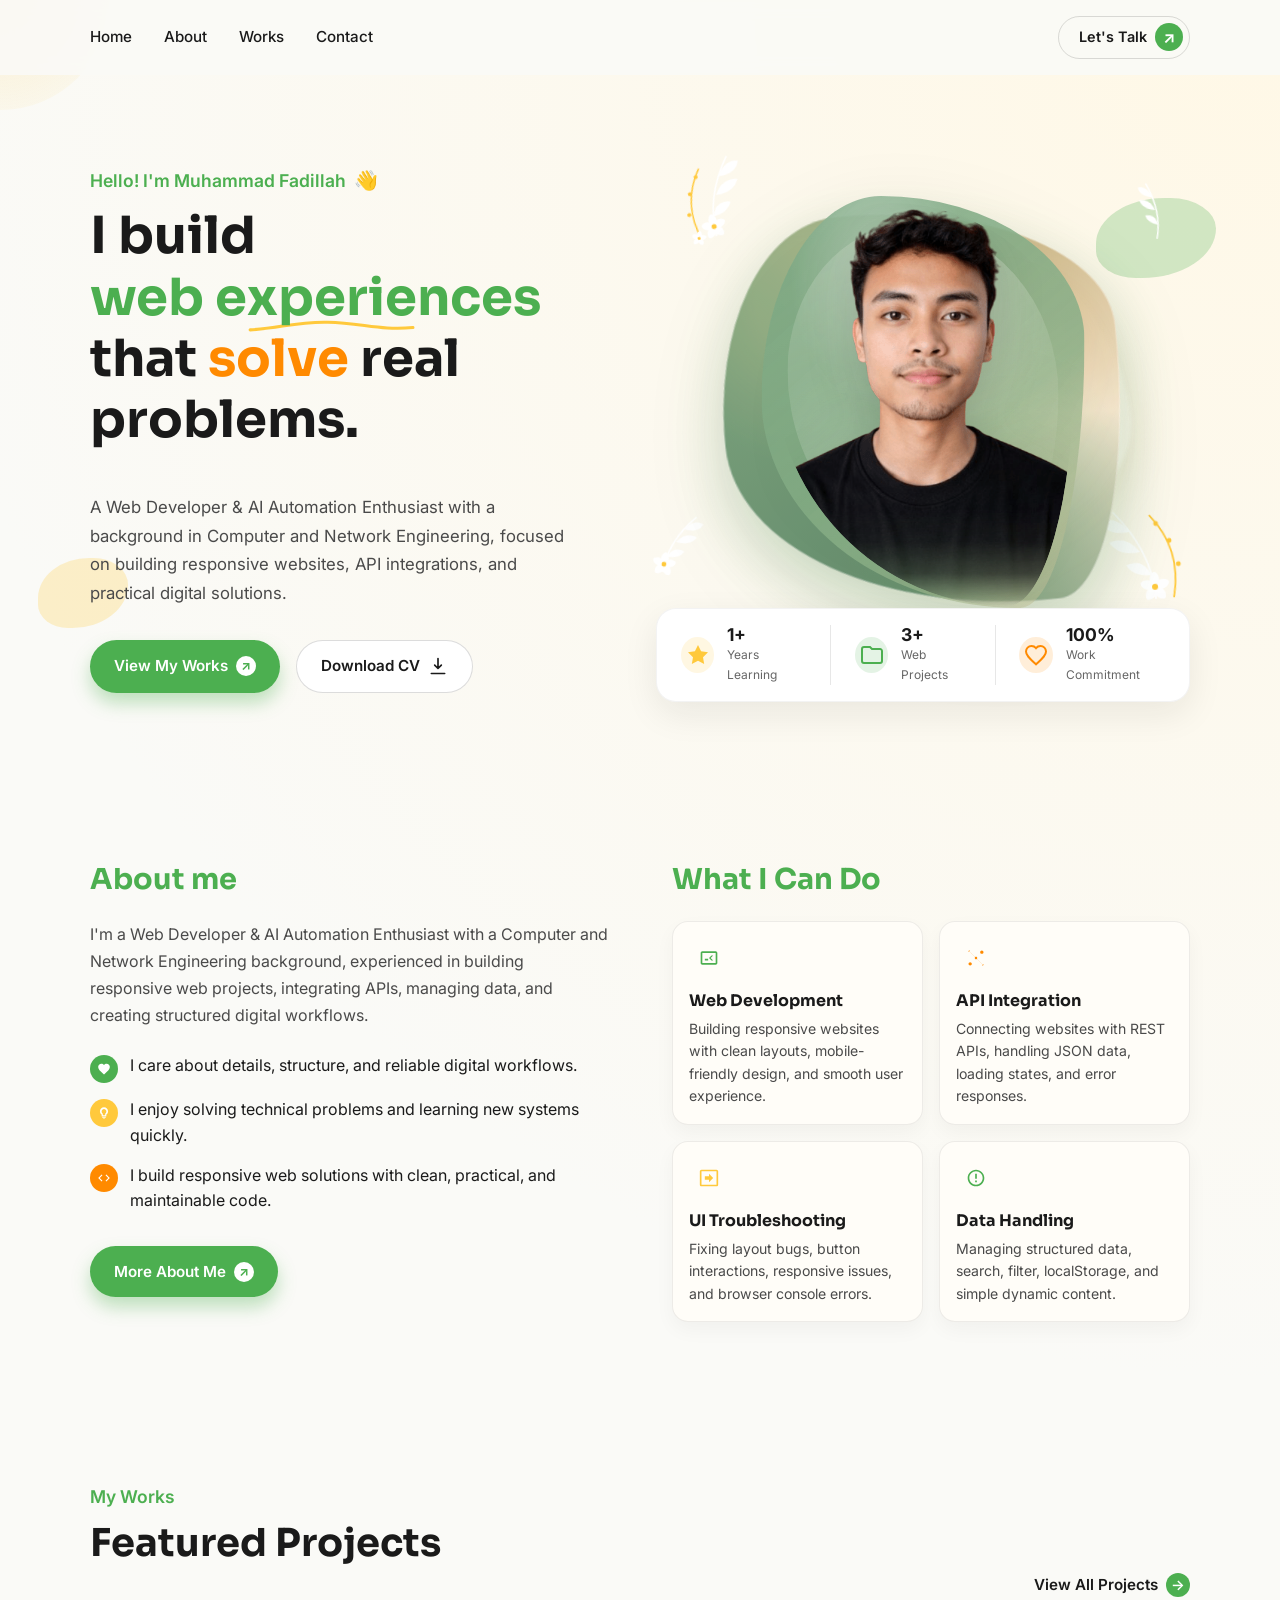
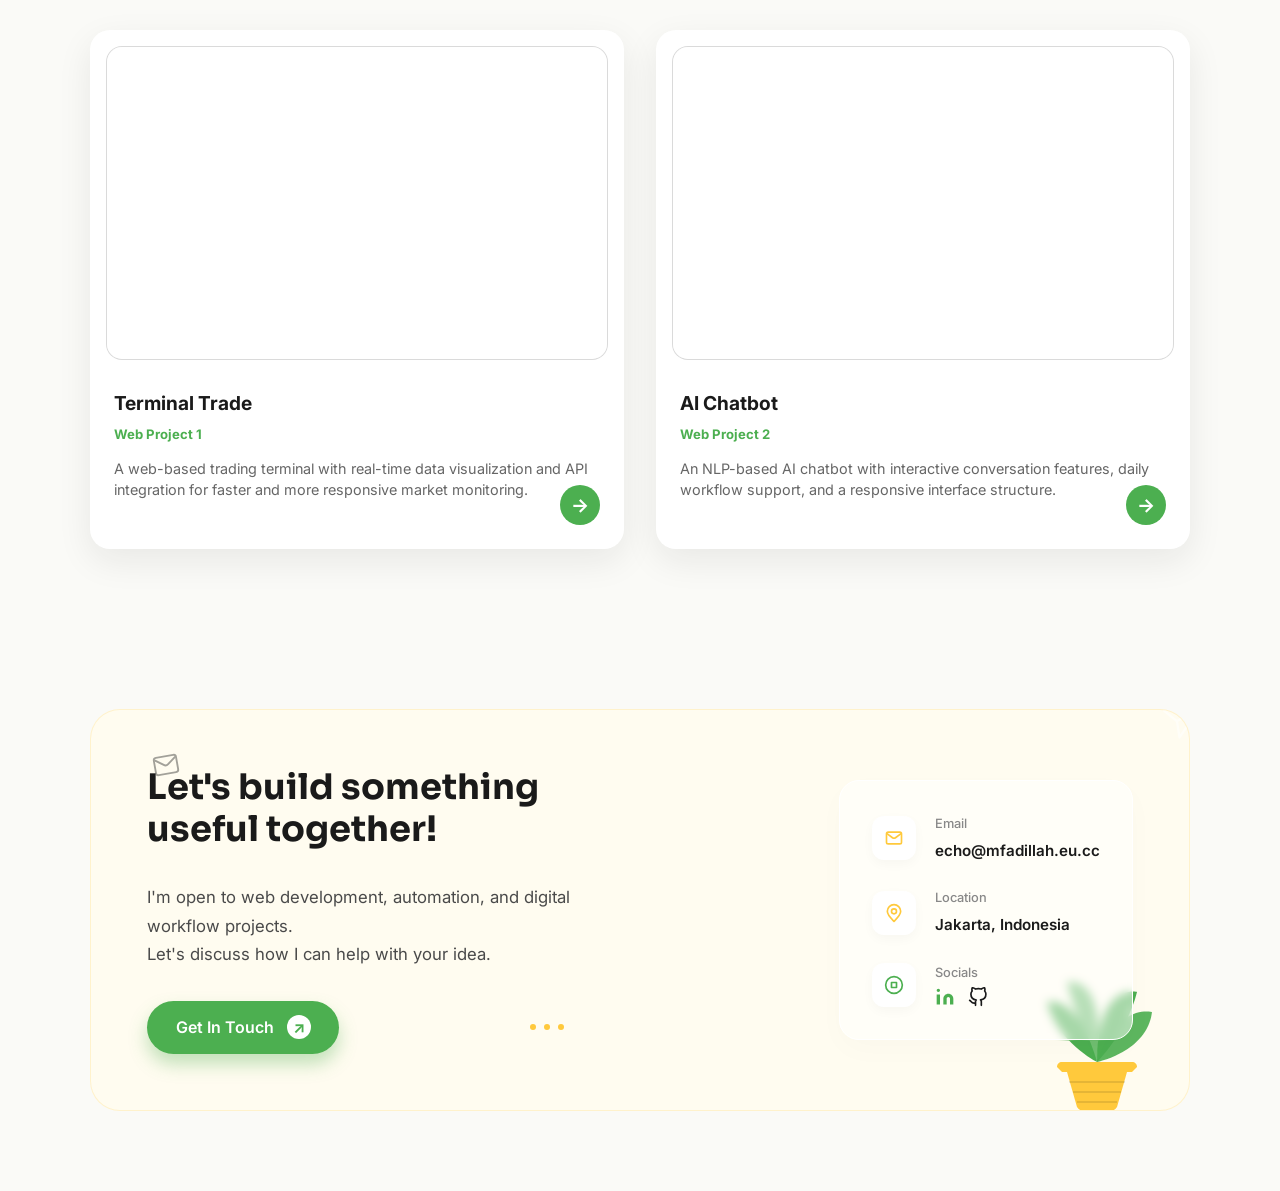
<file: index.html>
<!doctype html>
<html lang="en">
  <head>
    <meta charset="UTF-8" />
    <meta name="viewport" content="width=device-width, initial-scale=1.0" />
    <title>Portfolio Web Developer | Muhammad Fadillah</title>
    <meta
      name="description"
      content="Portfolio Muhammad Fadillah, Web Developer & AI Automation Enthusiast focused on responsive websites, API integration, troubleshooting, and practical digital solutions."
    />
    <meta name="robots" content="index, follow" />
    <meta name="theme-color" content="#FAFAF7" />
    <link rel="canonical" href="https://ice-chi-75.vercel.app/" />

    <meta property="og:type" content="website" />
    <meta property="og:title" content="Muhammad Fadillah | Web Developer & AI Automation Enthusiast" />
    <meta property="og:description" content="Portfolio of Muhammad Fadillah, focused on responsive websites, API integration, troubleshooting, and practical digital solutions." />
    <meta property="og:url" content="https://ice-chi-75.vercel.app/" />

    <meta name="twitter:card" content="summary_large_image" />
    <meta name="twitter:title" content="Muhammad Fadillah | Web Developer & AI Automation Enthusiast" />
    <meta name="twitter:description" content="Responsive websites, API integration, troubleshooting, and practical digital solutions." />
    <link rel="preconnect" href="https://fonts.googleapis.com" />
    <link rel="preconnect" href="https://fonts.gstatic.com" crossorigin />
    <link
      href="https://fonts.googleapis.com/css2?family=Inter:wght@400;500;600;700;800&family=Sora:wght@600;700;800&display=swap"
      rel="stylesheet"
    />
    <script type="application/ld+json">
      {
        "@context": "https://schema.org",
        "@type": "Person",
        "name": "Muhammad Fadillah",
        "jobTitle": "Web Developer & AI Automation Enthusiast",
        "email": "mailto:echo@mfadillah.eu.cc",
        "address": {
          "@type": "PostalAddress",
          "addressLocality": "Jakarta",
          "addressCountry": "ID"
        },
        "url": "https://ice-chi-75.vercel.app/",
        "sameAs": ["https://github.com/CoderMisaki/"],
        "knowsAbout": [
          "Web Development",
          "API Integration",
          "AI Automation",
          "Troubleshooting",
          "Data Management"
        ]
      }
    </script>
    <link rel="stylesheet" href="css/main.css" />
  </head>
  <body>
    <div class="cursor-glow" aria-hidden="true"></div>
    <div class="garden-leaf leaf-a" aria-hidden="true"></div>
    <div class="garden-leaf leaf-b" aria-hidden="true"></div>

    <header class="site-header">
      <div class="container nav-wrap">

        <nav id="main-nav" aria-label="Main navigation">
          <a href="#hero">Home</a>
          <a href="#about">About</a>
          <a href="#projects">Works</a>
          <a href="#contact">Contact</a>
        </nav>

        <div class="header-actions">
          <a href="#contact" class="btn-talk">
            Let's Talk
            <span class="icon-arrow">↗</span>
          </a>
          <button class="menu-toggle" type="button" aria-expanded="false" aria-controls="main-nav" aria-label="Open navigation">
            ☰
          </button>
        </div>
      </div>
    </header>

    <main>
      <section id="hero" class="hero section reveal">
        <div class="container hero-grid">
          <div class="hero-copy">
            <div class="hero-greeting">
              <span class="greeting-text">Hello! I'm Muhammad Fadillah</span>
              <span class="greeting-wave">👋</span>
            </div>

            <h1>
              I build <span class="highlight-green">web experiences<svg class="squiggle" viewBox="0 0 220 28" fill="none" xmlns="http://www.w3.org/2000/svg" aria-hidden="true" focusable="false"><path d="M4 22C42 20 64 11 105 12C150 13 173 23 216 19" stroke="var(--yellow)" stroke-width="5" stroke-linecap="round"/></svg></span><br>
              that <span class="highlight-orange">solve</span> real problems.
            </h1>

            <p class="hero-desc">
              A Web Developer & AI Automation Enthusiast with a background in Computer and Network Engineering, focused on building responsive websites, API integrations, and practical digital solutions.
            </p>

            <div class="hero-actions">
              <a class="btn btn-primary btn-works" href="#projects">
                View My Works
                <span class="icon-arrow">↗</span>
              </a>
              <a class="btn btn-secondary btn-cv" href="https://drive.google.com/uc?export=download&id=1MNTDYtm-GGRpvyOx5NZyAf50BTJeGDfv" target="_blank" rel="noreferrer noopener nofollow">
                Download CV
                <svg width="20" height="20" viewBox="0 0 24 24" fill="none" xmlns="http://www.w3.org/2000/svg">
                  <path d="M12 15V3M12 15L8 11M12 15L16 11M4 21H20" stroke="currentColor" stroke-width="2" stroke-linecap="round" stroke-linejoin="round"/>
                </svg>
              </a>
            </div>
          </div>

          <div class="hero-visual">
            <!-- Top Left Floral -->
            <svg class="floral-svg top-left float-anim" width="100" height="100" viewBox="0 0 200 200" fill="none" xmlns="http://www.w3.org/2000/svg">
              <path d="M50 180 Q 30 100 80 40" stroke="var(--yellow)" stroke-width="3" fill="none" />
              <circle cx="70" cy="55" r="4" fill="var(--yellow)" />
              <circle cx="50" cy="85" r="4" fill="var(--yellow)" />
              <circle cx="38" cy="125" r="4" fill="var(--yellow)" />
              <path d="M80 180 Q 80 100 140 30" stroke="white" stroke-width="3" fill="none" />
              <path d="M85 140 Q 115 140 125 120 Q 95 110 85 140 Z" fill="white" />
              <path d="M100 100 Q 135 105 150 80 Q 120 70 100 100 Z" fill="white" />
              <path d="M115 65 Q 150 70 160 45 Q 135 35 115 65 Z" fill="white" />
              <g transform="translate(80, 160)">
                <path d="M0,0 C-15,-10 -5,-25 0,-25 C5,-25 15,-10 0,0" fill="white" transform="rotate(0)"/>
                <path d="M0,0 C-15,-10 -5,-25 0,-25 C5,-25 15,-10 0,0" fill="white" transform="rotate(72)"/>
                <path d="M0,0 C-15,-10 -5,-25 0,-25 C5,-25 15,-10 0,0" fill="white" transform="rotate(144)"/>
                <path d="M0,0 C-15,-10 -5,-25 0,-25 C5,-25 15,-10 0,0" fill="white" transform="rotate(216)"/>
                <path d="M0,0 C-15,-10 -5,-25 0,-25 C5,-25 15,-10 0,0" fill="white" transform="rotate(288)"/>
                <circle cx="0" cy="0" r="5" fill="var(--yellow)"/>
              </g>
              <g transform="translate(45, 175) scale(0.6)">
                <path d="M0,0 C-15,-10 -5,-25 0,-25 C5,-25 15,-10 0,0" fill="white" transform="rotate(20)"/>
                <path d="M0,0 C-15,-10 -5,-25 0,-25 C5,-25 15,-10 0,0" fill="white" transform="rotate(92)"/>
                <path d="M0,0 C-15,-10 -5,-25 0,-25 C5,-25 15,-10 0,0" fill="white" transform="rotate(164)"/>
                <path d="M0,0 C-15,-10 -5,-25 0,-25 C5,-25 15,-10 0,0" fill="white" transform="rotate(236)"/>
                <path d="M0,0 C-15,-10 -5,-25 0,-25 C5,-25 15,-10 0,0" fill="white" transform="rotate(308)"/>
                <circle cx="0" cy="0" r="5" fill="var(--yellow)"/>
              </g>
            </svg>

            <!-- Top Right Floral -->
            <svg class="floral-svg top-right float-anim-delayed" width="70" height="70" viewBox="0 0 200 200" fill="none" xmlns="http://www.w3.org/2000/svg">
              <path d="M80 180 Q 80 100 140 30" stroke="white" stroke-width="4" fill="none" />
              <path d="M85 140 Q 115 140 125 120 Q 95 110 85 140 Z" fill="white" />
              <path d="M100 100 Q 135 105 150 80 Q 120 70 100 100 Z" fill="white" />
              <path d="M115 65 Q 150 70 160 45 Q 135 35 115 65 Z" fill="white" />
            </svg>

            <!-- Bottom Left Floral -->
            <svg class="floral-svg bottom-left float-anim-delayed" width="80" height="80" viewBox="0 0 200 200" fill="none" xmlns="http://www.w3.org/2000/svg">
               <path d="M80 180 Q 80 100 140 30" stroke="white" stroke-width="4" fill="none" />
              <path d="M85 140 Q 115 140 125 120 Q 95 110 85 140 Z" fill="white" />
              <path d="M100 100 Q 135 105 150 80 Q 120 70 100 100 Z" fill="white" />
              <path d="M115 65 Q 150 70 160 45 Q 135 35 115 65 Z" fill="white" />
              <g transform="translate(80, 160) scale(1.2)">
                <path d="M0,0 C-15,-10 -5,-25 0,-25 C5,-25 15,-10 0,0" fill="white" transform="rotate(0)"/>
                <path d="M0,0 C-15,-10 -5,-25 0,-25 C5,-25 15,-10 0,0" fill="white" transform="rotate(72)"/>
                <path d="M0,0 C-15,-10 -5,-25 0,-25 C5,-25 15,-10 0,0" fill="white" transform="rotate(144)"/>
                <path d="M0,0 C-15,-10 -5,-25 0,-25 C5,-25 15,-10 0,0" fill="white" transform="rotate(216)"/>
                <path d="M0,0 C-15,-10 -5,-25 0,-25 C5,-25 15,-10 0,0" fill="white" transform="rotate(288)"/>
                <circle cx="0" cy="0" r="5" fill="var(--yellow)"/>
              </g>
            </svg>

            <!-- Bottom Right Floral -->
            <svg class="floral-svg bottom-right float-anim" width="120" height="120" viewBox="0 0 200 200" fill="none" xmlns="http://www.w3.org/2000/svg">
              <path d="M50 180 Q 30 100 80 40" stroke="var(--yellow)" stroke-width="3" fill="none" />
              <circle cx="70" cy="55" r="4" fill="var(--yellow)" />
              <circle cx="50" cy="85" r="4" fill="var(--yellow)" />
              <circle cx="38" cy="125" r="4" fill="var(--yellow)" />
              <path d="M80 180 Q 80 100 140 30" stroke="white" stroke-width="3" fill="none" />
              <path d="M85 140 Q 115 140 125 120 Q 95 110 85 140 Z" fill="white" />
              <path d="M100 100 Q 135 105 150 80 Q 120 70 100 100 Z" fill="white" />
              <path d="M115 65 Q 150 70 160 45 Q 135 35 115 65 Z" fill="white" />
              <g transform="translate(80, 160)">
                <path d="M0,0 C-15,-10 -5,-25 0,-25 C5,-25 15,-10 0,0" fill="white" transform="rotate(0)"/>
                <path d="M0,0 C-15,-10 -5,-25 0,-25 C5,-25 15,-10 0,0" fill="white" transform="rotate(72)"/>
                <path d="M0,0 C-15,-10 -5,-25 0,-25 C5,-25 15,-10 0,0" fill="white" transform="rotate(144)"/>
                <path d="M0,0 C-15,-10 -5,-25 0,-25 C5,-25 15,-10 0,0" fill="white" transform="rotate(216)"/>
                <path d="M0,0 C-15,-10 -5,-25 0,-25 C5,-25 15,-10 0,0" fill="white" transform="rotate(288)"/>
                <circle cx="0" cy="0" r="5" fill="var(--yellow)"/>
              </g>
            </svg>

            <div class="hero-photo-wrap">
              <div class="blob-bg"></div>
              <img src="images/my_photo_nobg.png" alt="Portrait of Muhammad Fadillah" loading="eager" fetchpriority="high" width="420" height="560" />
            </div>

            <div class="stats-bar">
              <div class="stat-item">
                <div class="stat-icon icon-star">
                  <svg width="24" height="24" viewBox="0 0 24 24" fill="none" xmlns="http://www.w3.org/2000/svg">
                    <path d="M12 2L15.09 8.26L22 9.27L17 14.14L18.18 21.02L12 17.77L5.82 21.02L7 14.14L2 9.27L8.91 8.26L12 2Z" fill="#ffc93c"/>
                  </svg>
                </div>
                <div class="stat-text">
                  <span class="stat-number">1+</span>
                  <span class="stat-label">Years Learning</span>
                </div>
              </div>

              <div class="stat-divider"></div>

              <div class="stat-item">
                <div class="stat-icon icon-folder">
                  <svg width="24" height="24" viewBox="0 0 24 24" fill="none" xmlns="http://www.w3.org/2000/svg">
                    <path d="M20 6H12L10 4H4C2.9 4 2.01 4.9 2.01 6L2 18C2 19.1 2.9 20 4 20H20C21.1 20 22 19.1 22 18V8C22 6.9 21.1 6 20 6Z" stroke="#4caf50" stroke-width="2" fill="none"/>
                  </svg>
                </div>
                <div class="stat-text">
                  <span class="stat-number">3+</span>
                  <span class="stat-label">Web Projects</span>
                </div>
              </div>

              <div class="stat-divider"></div>

              <div class="stat-item">
                <div class="stat-icon icon-heart">
                  <svg width="24" height="24" viewBox="0 0 24 24" fill="none" xmlns="http://www.w3.org/2000/svg">
                    <path d="M12 21.35L10.55 20.03C5.4 15.36 2 12.28 2 8.5C2 5.42 4.42 3 7.5 3C9.24 3 10.91 3.81 12 5.09C13.09 3.81 14.76 3 16.5 3C19.58 3 22 5.42 22 8.5C22 12.28 18.6 15.36 13.45 20.04L12 21.35Z" stroke="#ff8a00" stroke-width="2" fill="none"/>
                  </svg>
                </div>
                <div class="stat-text">
                  <span class="stat-number">100%</span>
                  <span class="stat-label">Work Commitment</span>
                </div>
              </div>
            </div>

          </div>
        </div>
      </section>

      <section id="about" class="section reveal">
        <div class="container about-skills-split">

          <div class="about-me-column">
            <h2>About me</h2>
            <p>
              I'm a Web Developer & AI Automation Enthusiast with a Computer and Network Engineering background, experienced in building responsive web projects, integrating APIs, managing data, and creating structured digital workflows.
            </p>

            <ul class="about-features">
              <li>
                <div class="feature-icon bg-green">
                  <svg width="20" height="20" viewBox="0 0 24 24" fill="none" xmlns="http://www.w3.org/2000/svg">
                    <path d="M12 21.35L10.55 20.03C5.4 15.36 2 12.28 2 8.5C2 5.42 4.42 3 7.5 3C9.24 3 10.91 3.81 12 5.09C13.09 3.81 14.76 3 16.5 3C19.58 3 22 5.42 22 8.5C22 12.28 18.6 15.36 13.45 20.04L12 21.35Z" fill="white"/>
                  </svg>
                </div>
                <span>I care about details, structure, and reliable digital workflows.</span>
              </li>
              <li>
                <div class="feature-icon bg-yellow">
                  <svg width="20" height="20" viewBox="0 0 24 24" fill="none" xmlns="http://www.w3.org/2000/svg">
                    <path d="M12 2C8.13 2 5 5.13 5 9C5 11.38 6.19 13.47 8 14.74V17C8 17.55 8.45 18 9 18H15C15.55 18 16 17.55 16 17V14.74C17.81 13.47 19 11.38 19 9C19 5.13 15.87 2 12 2ZM14 13.11V16H10V13.11C8.75 12.23 8 10.7 8 9C8 6.79 9.79 5 12 5C14.21 5 16 6.79 16 9C16 10.7 15.25 12.23 14 13.11ZM12 22C12.83 22 13.5 21.33 13.5 20.5H10.5C10.5 21.33 11.17 22 12 22ZM15 19H9V20H15V19Z" fill="white"/>
                  </svg>
                </div>
                <span>I enjoy solving technical problems and learning new systems quickly.</span>
              </li>
              <li>
                <div class="feature-icon bg-orange">
                  <svg width="20" height="20" viewBox="0 0 24 24" fill="none" xmlns="http://www.w3.org/2000/svg">
                    <path d="M9.4 16.6L4.8 12L9.4 7.4L8 6L2 12L8 18L9.4 16.6ZM14.6 16.6L19.2 12L14.6 7.4L16 6L22 12L16 18L14.6 16.6Z" fill="white"/>
                  </svg>
                </div>
                <span>I build responsive web solutions with clean, practical, and maintainable code.</span>
              </li>
            </ul>

            <a class="btn btn-primary btn-more-about" href="#contact">
              More About Me
              <span class="icon-arrow">↗</span>
            </a>
          </div>

          <div class="skills-column">
            <h2>What I Can Do</h2>

            <div class="skills-list">
              <article class="skill-card">
                <div class="skill-icon-wrap bg-green-light">
                  <svg width="20" height="20" viewBox="0 0 24 24" fill="none" xmlns="http://www.w3.org/2000/svg">
                    <path d="M20 4H4C2.9 4 2.01 4.9 2.01 6L2 18C2 19.1 2.9 20 4 20H20C21.1 20 22 19.1 22 18V6C22 4.9 21.1 4 20 4ZM20 18H4V6H20V18ZM12 12L15 15H17L14 12L17 9H15L12 12ZM7 15H11V13H7V15Z" fill="var(--sage)"/>
                  </svg>
                </div>
                <h3 class="skill-name">Web Development</h3>
                <p class="skill-description">Building responsive websites with clean layouts, mobile-friendly design, and smooth user experience.</p>
              </article>

              <article class="skill-card">
                <div class="skill-icon-wrap bg-orange-light">
                  <svg width="20" height="20" viewBox="0 0 24 24" fill="none" xmlns="http://www.w3.org/2000/svg">
                    <path d="M19.29 20.71C19.68 21.1 20.32 21.1 20.71 20.71C21.1 20.32 21.1 19.68 20.71 19.29L19.29 20.71ZM3.29 4.71C2.9 4.32 2.9 3.68 3.29 3.29C3.68 2.9 4.32 2.9 4.71 3.29L3.29 4.71ZM19.29 19.29L3.29 3.29L4.71 4.71L20.71 20.71L19.29 19.29Z" fill="var(--orange)"/>
                    <path d="M5 21C3.9 21 3 20.1 3 19C3 17.9 3.9 17 5 17C6.1 17 7 17.9 7 19C7 20.1 6.1 21 5 21ZM19 7C20.1 7 21 6.1 21 5C21 3.9 20.1 3 19 3C17.9 3 17 3.9 17 5C17 6.1 17.9 7 19 7ZM10.5 12C10.5 11.17 11.17 10.5 12 10.5C12.83 10.5 13.5 11.17 13.5 12C13.5 12.83 12.83 13.5 12 13.5C11.17 13.5 10.5 12.83 10.5 12Z" fill="var(--orange)"/>
                  </svg>
                </div>
                <h3 class="skill-name">API Integration</h3>
                <p class="skill-description">Connecting websites with REST APIs, handling JSON data, loading states, and error responses.</p>
              </article>

              <article class="skill-card">
                <div class="skill-icon-wrap bg-yellow-light">
                  <svg width="20" height="20" viewBox="0 0 24 24" fill="none" xmlns="http://www.w3.org/2000/svg">
                    <path d="M21 2H3C1.9 2 1 2.9 1 4V20C1 21.1 1.9 22 3 22H21C22.1 22 23 21.1 23 20V4C23 2.9 22.1 2 21 2ZM21 20H3V4H21V20Z" fill="var(--yellow)"/>
                    <path d="M12 17L17 12L12 7V10H7V14H12V17Z" fill="var(--yellow)"/>
                  </svg>
                </div>
                <h3 class="skill-name">UI Troubleshooting</h3>
                <p class="skill-description">Fixing layout bugs, button interactions, responsive issues, and browser console errors.</p>
              </article>

              <article class="skill-card">
                <div class="skill-icon-wrap bg-green-light">
                  <svg width="20" height="20" viewBox="0 0 24 24" fill="none" xmlns="http://www.w3.org/2000/svg">
                    <path d="M11 15H13V17H11V15ZM11 7H13V13H11V7ZM12 2C6.48 2 2 6.48 2 12C2 17.52 6.48 22 12 22C17.52 22 22 17.52 22 12C22 6.48 17.52 2 12 2ZM12 20C7.59 20 4 16.41 4 12C4 7.59 7.59 4 12 4C16.41 4 20 7.59 20 12C20 16.41 16.41 20 12 20Z" fill="var(--sage)"/>
                  </svg>
                </div>
                <h3 class="skill-name">Data Handling</h3>
                <p class="skill-description">Managing structured data, search, filter, localStorage, and simple dynamic content.</p>
              </article>
            </div>
          </div>
</div>

        </div>
      </section>

      <section id="projects" class="section reveal">
        <div class="container">
          <div class="section-header">
            <div>
              <p class="section-subtitle">My Works</p>
              <h2>Featured Projects</h2>
            </div>
            <a href="#projects" class="btn-view-all">View All Projects <span class="icon-arrow">→</span></a>
          </div>
          <div id="project-list" class="project-grid"></div>
        </div>
      </section>


      <section id="contact" class="section reveal">
        <div class="container">
          <div class="bottom-cta-wrap">

            <div class="cta-left">
              <h2>
                Let's build something useful together!
              </h2>
              <p>
                I'm open to web development, automation, and digital workflow projects.<br>
                Let's discuss how I can help with your idea.
              </p>
              <a class="btn btn-primary btn-get-in-touch" href="mailto:echo@mfadillah.eu.cc">
                Get In Touch
                <span class="icon-arrow">↗</span>
              </a>

              <!-- Paper Plane Doodle -->
              <svg class="doodle doodle-plane" width="60" height="40" viewBox="0 0 24 24" fill="none" xmlns="http://www.w3.org/2000/svg">
                <path d="M22 2L11 13M22 2L15 22L11 13M22 2L2 9L11 13" stroke="white" stroke-width="1.5" stroke-linecap="round" stroke-linejoin="round"/>
              </svg>
            </div>

            <div class="cta-right">
              <div class="contact-info-list">
                <div class="contact-item">
                  <div class="contact-icon">
                    <svg width="20" height="20" viewBox="0 0 24 24" fill="none" xmlns="http://www.w3.org/2000/svg">
                      <path d="M4 7.00005L10.2 11.65C11.2667 12.45 12.7333 12.45 13.8 11.65L20 7" stroke="#ffc93c" stroke-width="2" stroke-linecap="round" stroke-linejoin="round"/>
                      <rect x="3" y="5" width="18" height="14" rx="2" stroke="#ffc93c" stroke-width="2" stroke-linecap="round"/>
                    </svg>
                  </div>
                  <div class="contact-text">
                    <span class="contact-label">Email</span>
                    <a id="email-link" href="mailto:echo@mfadillah.eu.cc" class="contact-value">echo@mfadillah.eu.cc</a>
                  </div>
                </div>

                <div class="contact-item">
                  <div class="contact-icon">
                    <svg width="20" height="20" viewBox="0 0 24 24" fill="none" xmlns="http://www.w3.org/2000/svg">
                      <path d="M12 13C13.6569 13 15 11.6569 15 10C15 8.34315 13.6569 7 12 7C10.3431 7 9 8.34315 9 10C9 11.6569 10.3431 13 12 13Z" stroke="#ffc93c" stroke-width="2" stroke-linecap="round" stroke-linejoin="round"/>
                      <path d="M12 22C16 18 20 14.4183 20 10C20 5.58172 16.4183 2 12 2C7.58172 2 4 5.58172 4 10C4 14.4183 8 18 12 22Z" stroke="#ffc93c" stroke-width="2" stroke-linecap="round" stroke-linejoin="round"/>
                    </svg>
                  </div>
                  <div class="contact-text">
                    <span class="contact-label">Location</span>
                    <span class="contact-value">Jakarta, Indonesia</span>
                  </div>
                </div>

                <div class="contact-item">
                  <div class="contact-icon">
                    <svg width="20" height="20" viewBox="0 0 24 24" fill="none" xmlns="http://www.w3.org/2000/svg">
                      <path d="M12 22C17.5228 22 22 17.5228 22 12C22 6.47715 17.5228 2 12 2C6.47715 2 2 6.47715 2 12C2 17.5228 6.47715 22 12 22Z" stroke="#4caf50" stroke-width="2" stroke-linecap="round" stroke-linejoin="round"/>
                      <path d="M15 9H9V15H15V9Z" stroke="#4caf50" stroke-width="2" stroke-linecap="round" stroke-linejoin="round"/>
                    </svg>
                  </div>
                  <div class="contact-text">
                    <span class="contact-label">Socials</span>
                    <div class="social-links">
                      <a id="linkedin-link" href="#" target="_blank" rel="noreferrer noopener nofollow" class="social-icon">
                        <svg width="20" height="20" viewBox="0 0 24 24" fill="none" xmlns="http://www.w3.org/2000/svg">
                          <path d="M16 8C17.5913 8 19.1174 8.63214 20.2426 9.75736C21.3679 10.8826 22 12.4087 22 14V21H18V14C18 13.4696 17.7893 12.9609 17.4142 12.5858C17.0391 12.2107 16.5304 12 16 12C15.4696 12 14.9609 12.2107 14.5858 12.5858C14.2107 12.9609 14 13.4696 14 14V21H10V14C10 12.4087 10.6321 10.8826 11.7574 9.75736C12.8826 8.63214 14.4087 8 16 8Z" fill="var(--sage)"/>
                          <path d="M6 9H2V21H6V9Z" fill="var(--sage)"/>
                          <path d="M4 6C5.10457 6 6 5.10457 6 4C6 2.89543 5.10457 2 4 2C2.89543 2 2 2.89543 2 4C2 5.10457 2.89543 6 4 6Z" fill="var(--sage)"/>
                        </svg>
                      </a>
                      <a id="github-link" href="https://github.com/CoderMisaki/" target="_blank" rel="noreferrer noopener nofollow" class="social-icon">
                        <svg width="20" height="20" viewBox="0 0 24 24" fill="none" xmlns="http://www.w3.org/2000/svg">
                          <path d="M9 19C4 20.5 4 16.5 2 16M16 22V18.13C16.0375 17.6531 15.9731 17.1736 15.811 16.7239C15.6489 16.2742 15.3929 15.8647 15.06 15.53C18.2 15.17 21.5 13.97 21.5 8.52C21.4997 7.12383 20.9627 5.7812 20 4.77C20.4559 3.54851 20.4236 2.19835 19.91 1C19.91 1 18.73 0.65 16 2.48C13.708 1.85882 11.292 1.85882 9 2.48C6.27 0.65 5.09 1 5.09 1C4.57638 2.19835 4.54413 3.54851 5 4.77C4.03012 5.7887 3.49251 7.14345 3.5 8.55C3.5 13.97 6.8 15.16 9.94 15.55C9.611 15.89 9.35725 16.3034 9.19777 16.759C9.03829 17.2145 8.97746 17.7001 9.02001 18.18V22" stroke="var(--ink)" stroke-width="2" stroke-linecap="round" stroke-linejoin="round"/>
                        </svg>
                      </a>
                    </div>
                  </div>
                </div>
              </div>
            </div>

            <!-- Plant Vector Illustration -->
            <div class="plant-illustration">
              <svg width="120" height="150" viewBox="0 0 120 150" fill="none" xmlns="http://www.w3.org/2000/svg">
                <!-- Pot -->
                <path d="M30 110 L40 145 C42 148 46 150 50 150 L70 150 C74 150 78 148 80 145 L90 110 Z" fill="var(--yellow)" />
                <path d="M25 100 L95 100 C98 100 100 102 100 105 L95 110 L25 110 L20 105 C20 102 22 100 25 100 Z" fill="var(--yellow)" />
                <!-- Leaves -->
                <path d="M60 100 C60 100 20 80 10 40 C10 40 40 30 60 100 Z" fill="var(--sage)" />
                <path d="M60 100 C60 100 40 60 30 20 C30 20 70 10 60 100 Z" fill="var(--sage)" opacity="0.8"/>
                <path d="M60 100 C60 100 90 70 100 30 C100 30 60 20 60 100 Z" fill="var(--sage)" />
                <path d="M60 100 C60 100 110 90 115 50 C115 50 80 40 60 100 Z" fill="var(--sage)" opacity="0.9"/>
                <!-- Pot details -->
                <line x1="32" y1="120" x2="88" y2="120" stroke="rgba(0,0,0,0.1)" stroke-width="2"/>
                <line x1="36" y1="130" x2="84" y2="130" stroke="rgba(0,0,0,0.1)" stroke-width="2"/>
                <line x1="40" y1="140" x2="80" y2="140" stroke="rgba(0,0,0,0.1)" stroke-width="2"/>
              </svg>
            </div>

            <svg class="doodle doodle-envelope" width="40" height="30" viewBox="0 0 24 24" fill="none" xmlns="http://www.w3.org/2000/svg">
               <path d="M4 7.00005L10.2 11.65C11.2667 12.45 12.7333 12.45 13.8 11.65L20 7" stroke="var(--ink)" stroke-width="1.5" stroke-linecap="round" stroke-linejoin="round"/>
               <rect x="3" y="5" width="18" height="14" rx="2" stroke="var(--ink)" stroke-width="1.5" stroke-linecap="round"/>
            </svg>
            <div class="doodle doodle-dots-yellow">
              <span></span><span></span><span></span>
            </div>
          </div>
        </div>
      </section>
    </main>

    <script type="module" src="js/main.js"></script>
  </body>
</html>
</file>
<file: css/main.css>
:root {
  --milk: #fafaf7;
  --sage: #4caf50;
  --yellow: #ffc93c;
  --orange: #ff8a00;
  --ink: #1a1a1a;
  --card: #fffdf8;
  --shadow: 0 12px 35px rgba(26, 26, 26, 0.08);
}
* { box-sizing: border-box; }
html { scroll-behavior: smooth; }
:focus-visible { outline: 2px solid var(--sage); outline-offset: 4px; border-radius: 4px; }
body {
  margin: 0;
  font-family: Inter, sans-serif;
  color: var(--ink);
  background: radial-gradient(circle at top right, #fff8e6, var(--milk) 45%);
  line-height: 1.7;
  overflow-x: hidden;
}
img { max-width: 100%; height: auto; }
.container { width: min(1100px, 92%); margin: 0 auto; }
.site-header { position: sticky; top: 0; backdrop-filter: blur(8px); background: rgba(250,250,247,.9); z-index: 10; border: none; padding: 0.5rem 0; }
.nav-wrap { position: relative; display: flex; justify-content: space-between; align-items: center; padding: 0.5rem 0; }
.brand-wrap { display: flex; align-items: center; gap: 0.5rem; }
.brand { font-family: Sora, sans-serif; font-weight: 700; text-decoration: none; color: var(--ink); font-size: 1.1rem; }
nav { display: flex; gap: 2rem; align-items: center; }
nav a { color: var(--ink); text-decoration: none; font-weight: 500; font-size: 0.95rem; position: relative; }
nav a.active::after, nav a:hover::after { content: ''; position: absolute; bottom: -4px; left: 0; width: 100%; height: 2px; background: var(--yellow); border-radius: 2px; }
.header-actions { display: flex; align-items: center; gap: 1rem; }
.btn-talk { display: inline-flex; align-items: center; gap: 0.5rem; border: 1px solid rgba(26,26,26,.15); border-radius: 999px; padding: 0.4rem 0.4rem 0.4rem 1.2rem; text-decoration: none; font-weight: 600; color: var(--ink); font-size: 0.9rem; transition: all 0.3s ease; }
.btn-talk:hover { background: var(--card); transform: translateY(-2px); box-shadow: 0 4px 12px rgba(26,26,26,0.05); }
.btn-talk .icon-arrow { display: inline-flex; align-items: center; justify-content: center; background: var(--sage); color: white; width: 28px; height: 28px; border-radius: 50%; font-size: 1rem; font-weight: bold; }
.menu-toggle { display:none; border:1px solid rgba(26,26,26,.2); background:white; border-radius:10px; padding:.35rem .65rem; font-size:1.1rem; cursor: pointer; }
.section {
  padding: 5rem 0;
  content-visibility: auto;
  contain-intrinsic-size: auto 500px;
}
h1,h2,h3 { font-family: Sora, sans-serif; line-height: 1.2; margin-top: 0; }
h1 { font-size: clamp(2rem, 4vw, 3.8rem); }
h2 { font-size: clamp(1.6rem, 3vw, 2.4rem); }
.hero-copy h1 { max-width: 560px; }
.hero-grid { display: grid; grid-template-columns: 1fr 1fr; gap: 2rem; align-items: center; }
.hero-greeting { display: flex; align-items: center; gap: 0.5rem; color: var(--sage); font-weight: 600; font-size: 1.1rem; margin-bottom: 0.5rem; }
.greeting-wave { font-size: 1.2rem; animation: wave 2.5s infinite; transform-origin: 70% 70%; }
@keyframes wave { 0% { transform: rotate( 0.0deg) } 10% { transform: rotate(14.0deg) } 20% { transform: rotate(-8.0deg) } 30% { transform: rotate(14.0deg) } 40% { transform: rotate(-4.0deg) } 50% { transform: rotate(10.0deg) } 60% { transform: rotate( 0.0deg) } 100% { transform: rotate( 0.0deg) } }
.highlight-green { color: var(--sage); position: relative; display: inline-block; line-height: 1.08; z-index: 1; }
.highlight-orange { color: var(--orange); }
.squiggle { position: absolute; left: -0.04em; bottom: -0.18em; width: 108%; height: 0.42em; pointer-events: none; z-index: -1; overflow: visible; }
.highlight-green .squiggle path { stroke-width: 4; stroke-linecap: round; }
.hero-copy p { font-size: 1.05rem; color: #4a4a4a; max-width: 90%; }
.btn { border-radius: 999px; padding: .8rem 1.5rem; text-decoration: none; font-weight:600; display:inline-flex; align-items: center; gap: 0.5rem; transition: transform .25s ease, box-shadow .25s ease; font-size: 0.95rem; }
.btn:hover { transform: translateY(-3px) scale(1.01); }
.btn-primary { background: var(--sage); color: white; box-shadow: 0 10px 18px rgba(76,175,80,.35); }
.btn-primary .icon-arrow { background: white; color: var(--sage); width: 20px; height: 20px; border-radius: 50%; display: flex; align-items: center; justify-content: center; font-size: 0.8rem; font-weight: bold; }
.btn-secondary { background: white; color: var(--ink); border: 1px solid rgba(26,26,26,.15); }
.hero-actions { display: flex; gap: 1rem; margin-top: 2rem; flex-wrap: wrap; }
.hero-visual { position: relative; display: flex; flex-direction: column; align-items: center; }
.hero-photo-wrap {
  position: relative;
  width: 100%;
  max-width: 340px;
  aspect-ratio: 3 / 4;
  display: flex;
  align-items: flex-end;
  justify-content: center;
  margin-bottom: 2rem;
  z-index: 1;
  isolation: isolate;
  filter: drop-shadow(0 22px 35px rgba(26, 26, 26, 0.12));
}

.hero-photo-wrap::before {
  content: "";
  position: absolute;
  width: 118%;
  height: 89%;
  left: 50%;
  bottom: -1%;
  transform: translateX(-50%) rotate(-6deg);
  border-radius: 33% 67% 21% 79% / 54% 34% 66% 46%;
  background:
    radial-gradient(ellipse at 24% 20%, rgba(241, 210, 142, 0.18) 0 12%, transparent 36%),
    radial-gradient(ellipse at 79% 36%, rgba(238, 170, 102, 0.14) 0 10%, transparent 31%),
    radial-gradient(ellipse at 64% 78%, rgba(113, 163, 111, 0.28) 0 17%, transparent 42%),
    conic-gradient(
      from 182deg,
      #557f5e 0deg,
      #729d75 129deg,
      #c9b586 220deg,
      #f1e4cb 274deg,
      #557f5e 360deg
    );
  opacity: 0.92;
  z-index: -3;
  box-shadow:
    inset 0 0 0 1px rgba(255, 255, 255, 0.32),
    0 24px 60px rgba(76, 175, 80, 0.2);
  animation: blobBreath 8s ease-in-out infinite;
  will-change: transform, border-radius;
}

.hero-photo-wrap::after {
  content: "";
  position: absolute;
  width: 79%;
  height: 64%;
  right: -10%;
  bottom: 12%;
  border-radius: 61% 39% 70% 30% / 43% 59% 41% 57%;
  background:
    radial-gradient(circle at 35% 38%, rgba(255, 251, 241, 0.56) 0 26%, rgba(255, 251, 241, 0.12) 58%, transparent 74%),
    linear-gradient(145deg, rgba(246, 236, 216, 0.54), rgba(255, 255, 255, 0.16));
  border: 1px solid rgba(255, 255, 255, 0.3);
  filter: blur(2px);
  box-shadow: 0 14px 32px rgba(201, 181, 134, 0.22);
  z-index: -4;
  transform: rotate(-10deg);
}

.blob-bg {
  position: absolute;
  bottom: 0;
  left: 50%;
  width: 95%;
  height: 91%;
  transform: translateX(-50%);
  border-radius: 37% 63% 20% 80% / 49% 35% 65% 51%;
  background:
    linear-gradient(148deg, rgba(255, 255, 255, 0.24), rgba(255, 255, 255, 0)),
    radial-gradient(ellipse at 36% 18%, rgba(255, 255, 255, 0.32), transparent 30%),
    radial-gradient(ellipse at 77% 72%, rgba(236, 204, 141, 0.14), transparent 38%),
    linear-gradient(138deg, rgba(83, 140, 93, 0.92), rgba(123, 165, 120, 0.84) 62%, rgba(220, 200, 160, 0.36));
  z-index: -2;
  overflow: hidden;
  transition:
    transform 0.7s cubic-bezier(0.22, 1, 0.36, 1),
    border-radius 0.7s cubic-bezier(0.22, 1, 0.36, 1),
    filter 0.7s ease;
}

.blob-bg::before {
  content: "";
  position: absolute;
  inset: 7% 8% 9%;
  border-radius: 45% 55% 32% 68% / 42% 49% 51% 58%;
  background:
    radial-gradient(ellipse at 66% 24%, rgba(255, 255, 255, 0.26), transparent 34%),
    radial-gradient(ellipse at 24% 76%, rgba(250, 250, 247, 0.2), transparent 34%),
    linear-gradient(160deg, rgba(255, 253, 246, 0.25), rgba(255, 255, 255, 0));
  opacity: 0.78;
}

.hero-photo-wrap img {
  width: 89%;
  height: 89%;
  object-fit: cover;
  object-position: center 82%;
  border-radius: 39% 61% 22% 78% / 39% 41% 59% 61%;
  position: relative;
  z-index: 10;
  transform: translateY(-2px);
  transition:
    transform 0.7s cubic-bezier(0.22, 1, 0.36, 1),
    filter 0.7s ease,
    border-radius 0.7s ease;
  -webkit-mask-image: linear-gradient(to bottom, #000 0, #000 76%, rgba(0, 0, 0, 0.94) 84%, rgba(0, 0, 0, 0.68) 92%, transparent 100%);
  mask-image: linear-gradient(to bottom, #000 0, #000 76%, rgba(0, 0, 0, 0.94) 84%, rgba(0, 0, 0, 0.68) 92%, transparent 100%);
  filter:
    saturate(1.01)
    contrast(1.02)
    drop-shadow(0 18px 24px rgba(26, 26, 26, 0.16));
}

.hero-photo-wrap:hover .blob-bg {
  transform: translateX(-50%) scale(1.025) rotate(1deg);
  border-radius: 34% 66% 25% 75% / 54% 38% 62% 46%;
  filter: saturate(1.04);
}

.hero-photo-wrap:hover img {
  transform: translateY(0) scale(1.035);
  border-radius: 45% 55% 24% 76% / 43% 44% 56% 57%;
}

@keyframes blobBreath {
  0%,
  100% {
    transform: translateX(-50%) rotate(-6deg) scale(1);
    border-radius: 33% 67% 21% 79% / 54% 34% 66% 46%;
  }

  50% {
    transform: translateX(-50%) rotate(0deg) scale(1.018);
    border-radius: 43% 57% 30% 70% / 45% 56% 44% 55%;
  }
}

@media (max-width: 850px) {
  .hero-photo-wrap {
    max-width: 252px;
    margin-inline: auto;
    margin-top: 1rem;
    filter: drop-shadow(0 18px 28px rgba(26, 26, 26, 0.1));
  }

  .hero-photo-wrap::before {
    width: 108%;
    height: 84%;
  }

  .hero-photo-wrap::after {
    width: 58%;
    height: 50%;
    right: -2%;
    bottom: 14%;
    filter: blur(1.5px);
  }

  .hero-photo-wrap img {
    width: 86%;
    height: 86%;
    transform: translateY(-1px);
  }
}


@media (max-width: 420px) {
  .squiggle {
    bottom: -0.12em;
    height: 0.34em;
  }

  .highlight-green .squiggle path {
    stroke-width: 3;
  }
}

@media (prefers-reduced-motion: reduce) {
  .hero-photo-wrap::before {
    animation: none !important;
  }

  .hero-photo-wrap:hover .blob-bg,
  .hero-photo-wrap:hover img {
    transform: none;
  }
}

.floral-svg {
  position: absolute;
  pointer-events: none;
  z-index: 0;
}
.floral-svg.top-left { top: -10px; left: 10px; transform: rotate(-15deg); }
.floral-svg.top-right { top: 20px; right: 0px; transform: scaleX(-1) rotate(-10deg); }
.floral-svg.bottom-left { bottom: 120px; left: -20px; transform: rotate(10deg); }
.floral-svg.bottom-right { bottom: 90px; right: -10px; transform: scaleX(-1) rotate(5deg); }

.float-anim {
  animation: floating 6s ease-in-out infinite;
  will-change: transform;
}
.float-anim-delayed {
  animation: floating 6s ease-in-out 3s infinite;
  will-change: transform;
}
@keyframes floating {
  0% { transform: translateY(0px) rotate(0deg); }
  50% { transform: translateY(-10px) rotate(3deg); }
  100% { transform: translateY(0px) rotate(0deg); }
}

.stats-bar { display: flex; background: white; padding: 1rem 1.5rem; border-radius: 20px; box-shadow: var(--shadow); gap: 1.5rem; border: 1px solid rgba(26,26,26,.05); position: relative; z-index: 2; margin-top: -2rem; }
.stat-item { display: flex; align-items: center; gap: 0.8rem; }
.stat-icon { display: flex; align-items: center; justify-content: center; width: 36px; height: 36px; border-radius: 50%; }
.stat-icon.icon-star { background: rgba(255, 201, 60, 0.15); }
.stat-icon.icon-folder { background: rgba(76, 175, 80, 0.15); }
.stat-icon.icon-heart { background: rgba(255, 138, 0, 0.15); }
.stat-text { display: flex; flex-direction: column; }
.stat-number { font-weight: 700; font-size: 1.1rem; line-height: 1.1; }
.stat-label { font-size: 0.75rem; color: #666; }
.stat-divider { width: 1px; background: rgba(26,26,26,.1); }
.doodle { position: absolute; pointer-events: none; z-index: 0; }
.doodle-wave { top: 0; left: 10%; transform: rotate(-15deg); }
.doodle-dots-orange { display: flex; gap: 8px; flex-wrap: wrap; width: 40px; top: 20%; left: -5%; }
.doodle-dots-orange span { width: 6px; height: 6px; background: var(--orange); border-radius: 50%; display: inline-block; }
.doodle-leaf { bottom: 10%; right: -10%; transform: rotate(15deg); }
.about-skills-split { display: grid; grid-template-columns: 1fr 1fr; gap: 4rem; align-items: start; }
.about-me-column h2, .skills-column h2 { color: var(--sage); font-family: Sora, sans-serif; font-size: 1.8rem; margin-bottom: 1.5rem; }
.about-me-column p { margin-top: 0; color: #4a4a4a; }
.about-features { list-style: none; margin: 1.5rem 0; padding: 0; display: grid; gap: 0.9rem; }
.about-features li { display: flex; align-items: flex-start; gap: 0.75rem; }
.about-features li span { display: block; line-height: 1.6; }
.feature-icon { width: 28px; height: 28px; border-radius: 999px; display: inline-flex; align-items: center; justify-content: center; flex-shrink: 0; margin-top: 0.1rem; }
.feature-icon svg { width: 14px; height: 14px; }
.bg-green { background: var(--sage); }
.bg-yellow { background: var(--yellow); }
.bg-orange { background: var(--orange); }
.btn-more-about { margin-top: 0.5rem; }
.skills-list {
  display: grid;
  grid-template-columns: repeat(2, minmax(0, 1fr));
  gap: 1rem;
}
.skill-card {
  background: var(--card);
  border: 1px solid rgba(26,26,26,.08);
  border-radius: 16px;
  padding: 1rem;
  box-shadow: 0 8px 20px rgba(26,26,26,.04);
  transition: transform .25s ease, box-shadow .25s ease, border-color .25s ease;
}
.skill-card:hover {
  transform: translateY(-3px);
  border-color: rgba(76,175,80,.25);
  box-shadow: 0 12px 26px rgba(26,26,26,.08);
}
.skill-icon-wrap { width: 40px; height: 40px; border-radius: 10px; display: flex; align-items: center; justify-content: center; margin-bottom: 0.85rem; }
.skill-name { margin: 0 0 0.45rem 0; font-weight: 700; font-size: 1rem; color: var(--ink); }
.skill-description { margin: 0; font-size: 0.88rem; line-height: 1.6; color: #4a4a4a; }

.section-header { display: flex; justify-content: space-between; align-items: flex-end; margin-bottom: 2rem; }
.section-subtitle { color: var(--sage); font-weight: 600; margin: 0 0 0.5rem 0; font-size: 1.1rem; }
.btn-view-all { display: inline-flex; align-items: center; gap: 0.5rem; color: var(--ink); text-decoration: none; font-weight: 600; font-size: 0.95rem; }
.btn-view-all .icon-arrow { background: var(--sage); color: white; width: 24px; height: 24px; border-radius: 50%; display: flex; align-items: center; justify-content: center; font-size: 0.9rem; }
.sticky-note, .contact-card, .project-card { background: var(--card); border: 1px solid rgba(26,26,26,.08); border-radius: 24px; padding: 1.4rem; box-shadow: var(--shadow); }
.sticky-note { background: #fff8d8; transform: rotate(-1.2deg); }
.project-grid { display:grid; grid-template-columns: repeat(2,minmax(0,1fr)); gap: 2rem; margin-top: 1.2rem; }
.project-card { transition: transform .3s ease, box-shadow .3s ease; }
.project-card:hover { transform: translateY(-8px); box-shadow: 0 20px 40px rgba(26,26,26,.08); }
.works-card { background: white; border: none; border-radius: 20px; padding: 1rem; padding-bottom: 1.5rem; display: flex; flex-direction: column; position: relative; }
.works-preview { border-radius: 16px; background: rgba(76, 175, 80, 0.05); border: none; aspect-ratio: 4/3; margin-bottom: 1.2rem; display: flex; align-items: center; justify-content: center; overflow: hidden; padding: 1rem; }
.works-content { display: flex; flex-direction: column; flex-grow: 1; padding: 0 0.5rem; }
.works-content h3 { font-size: 1.2rem; margin: 0 0 0.3rem 0; font-family: Inter, sans-serif; font-weight: 700; }
.works-tag { display:inline-block; color: var(--sage); font-weight: 500; font-size: 0.85rem; margin-bottom: 0.8rem; background: transparent !important; padding: 0 !important; }
.works-content p { font-size: 0.9rem; color: #666; margin: 0 0 1.5rem 0; line-height: 1.5; flex-grow: 1; }
.works-link { position: absolute; right: 1.5rem; bottom: 1.5rem; width: 40px; height: 40px; background: var(--sage); border-radius: 50%; display: flex; align-items: center; justify-content: center; color: white !important; text-decoration: none; transition: transform 0.2s ease, background 0.2s ease; }
.works-link:hover { transform: scale(1.1); background: var(--orange); }
.works-link .icon-arrow { font-size: 1.2rem; }
.project-card h3 { margin: .8rem 0 .5rem; }
.project-card p { margin-top: 0; }
.project-card .tag { display:inline-block; background: #ffe5cc; border-radius:999px; padding:.3rem .7rem; font-size:.82rem; font-weight:700; }
.project-card a { color: var(--sage); font-weight:700; }
.project-preview-wrap {
  width: 100%;
  aspect-ratio: 16 / 10;
  min-height: auto;
  border-radius: 16px;
  border: 1px solid rgba(26,26,26,.1);
  overflow: hidden;
  background: #f0f0f0;
  margin-bottom: 1.2rem;
  padding: 0 !important;
}
 .project-preview-fallback {
  display: flex;
  align-items: center;
  justify-content: center;
  min-height: 180px;
  border-radius: 16px;
  background: rgba(76, 175, 80, 0.06);
  color: var(--text-muted, #666);
  font-weight: 600;
  text-align: center;
  padding: 1rem;
}
.empty-state {
  padding: 1rem;
  border-radius: 16px;
  background: rgba(76, 175, 80, 0.06);
  color: #666;
  font-weight: 600;
}
.project-preview {
  width: 100%;
  height: 100%;
  border: 0;
  display: block;
  background: #fff;
  pointer-events: none;
  will-change: transform;
}
.bottom-cta-wrap { display: flex; background: #fffcf0; border-radius: 30px; padding: 3.5rem; position: relative; overflow: hidden; justify-content: space-between; gap: 2rem; border: 1px solid rgba(255, 201, 60, 0.2); }
.cta-left { display: flex; flex-direction: column; align-items: flex-start; max-width: 50%; z-index: 2; }
.cta-left h2 { font-size: 2.2rem; color: var(--ink); margin-bottom: 1rem; }
.underline-green { position: relative; display: inline-block; z-index: 1; }
.underline-green::after { content: ''; position: absolute; bottom: 5px; left: 0; width: 100%; height: 8px; background: rgba(76, 175, 80, 0.2); z-index: -1; transform: rotate(-2deg); }
.cta-left p { font-size: 1.05rem; color: #4a4a4a; margin-bottom: 2rem; }
.btn-get-in-touch { font-size: 1rem; padding: 0.8rem 1.8rem; background: var(--sage); color: white; display: inline-flex; align-items: center; gap: 0.8rem; font-weight: 600; }
.btn-get-in-touch .icon-arrow { background: white; color: var(--sage); width: 24px; height: 24px; border-radius: 50%; display: flex; align-items: center; justify-content: center; font-size: 1rem; }
.cta-right { display: flex; flex-direction: column; justify-content: center; z-index: 2; }
.contact-info-list { display: flex; flex-direction: column; gap: 1.5rem; background: rgba(255, 255, 255, 0.5); padding: 2rem; border-radius: 20px; backdrop-filter: blur(5px); border: 1px solid white; box-shadow: 0 10px 30px rgba(0,0,0,0.02); }
.contact-item { display: flex; align-items: center; gap: 1.2rem; }
.contact-icon { width: 44px; height: 44px; background: white; border-radius: 12px; display: flex; align-items: center; justify-content: center; box-shadow: 0 4px 12px rgba(0,0,0,0.03); }
.contact-text { display: flex; flex-direction: column; gap: 0.2rem; }
.contact-label { font-size: 0.8rem; color: #888; font-weight: 500; }
.contact-value { font-weight: 600; color: var(--ink); text-decoration: none; font-size: 0.95rem; }
.social-links { display: flex; gap: 0.8rem; }
.social-icon { display: inline-flex; transition: transform 0.2s; }
.social-icon:hover { transform: translateY(-2px); }
.social-icon-disabled { opacity: 0.45; pointer-events: none; }
.plant-illustration { position: absolute; bottom: -10px; right: 2rem; z-index: 1; pointer-events: none; }
.doodle-plane { position: absolute; top: -10px; right: -20px; transform: rotate(15deg); opacity: 0.5; }
.doodle-envelope { position: absolute; top: 10%; left: 5%; transform: rotate(-10deg); opacity: 0.4; }
.doodle-dots-yellow { position: absolute; bottom: 20%; left: 40%; display: flex; gap: 8px; flex-wrap: wrap; width: 40px; }
.doodle-dots-yellow span { width: 6px; height: 6px; background: var(--yellow); border-radius: 50%; display: inline-block; }
.garden-leaf { position: fixed; border-radius: 60% 40% 65% 35%; opacity: .25; pointer-events: none; }
.leaf-a { width: 120px; height: 80px; right: 5%; top: 22%; background: var(--sage); animation: float 7s ease-in-out infinite; }
.leaf-b { width: 90px; height: 70px; left: 3%; top: 62%; background: var(--yellow); animation: float 9s ease-in-out infinite; }
.cursor-glow { position: fixed; top: -110px; left: -110px; width: 220px; height: 220px; border-radius: 50%; background: radial-gradient(circle, rgba(255,201,60,.2), rgba(255,201,60,0)); pointer-events: none; z-index: -1; will-change: transform; transform: translate3d(0, 0, 0); }
.reveal { opacity: 0; transform: translateY(14px); transition: opacity .7s ease, transform .7s ease; }
.reveal.show { opacity: 1; transform: none; }
@keyframes float { 50% { transform: translateY(-10px) rotate(5deg);} }
@media (max-width: 850px) {
  .bottom-cta-wrap { flex-direction: column; padding: 2rem; }
  .cta-left { max-width: 100%; text-align: center; align-items: center; }
  .cta-left h2 { font-size: 1.8rem; }
  .plant-illustration { right: -20px; bottom: -20px; opacity: 0.4; z-index: 0; }
  .hero-grid, .about-skills-split { grid-template-columns: 1fr; gap: 2rem; }
  .skills-list { grid-template-columns: 1fr; }
  .hero-copy h1 { max-width: 100%; }
  .squiggle { left: -0.03em; bottom: -0.14em; width: 106%; height: 0.38em; }
  .highlight-green .squiggle path { stroke-width: 3.5; }
  .project-grid { grid-template-columns: 1fr; gap: 2rem; }
  .section-header { flex-direction: column; align-items: flex-start; gap: 1rem; }
  .garden-leaf { display: none; }
  .menu-toggle { display:inline-block; }
  .btn-talk { display: none; }
  nav { display: none; position:absolute; top:100%; right:4%; width:min(260px,90vw); background:var(--card); border:1px solid rgba(26,26,26,.1); border-radius:14px; padding:.7rem; box-shadow:var(--shadow); flex-direction: column; gap: 0.5rem; align-items: flex-start; }
  nav.open { display:flex; }
  nav a { display:block; margin: .2rem 0; width: 100%; }
  nav a.active::after, nav a:hover::after { display: none; }
  .section { padding: 4rem 0; }
  .hero-photo-wrap { max-width: 560px; margin-inline: auto; }
  .project-card:hover { transform: none; }
}
@media (prefers-reduced-motion: reduce) {
  * { animation: none !important; transition: none !important; }
  html { scroll-behavior: auto; }
}

@media (max-width: 850px) {
  .project-preview-wrap { aspect-ratio: 4 / 3; min-height: auto; }
  .project-preview { height: 100%; }
}

@media (max-width: 520px) {
  .stats-bar { width: 100%; gap: 0.75rem; padding: 0.85rem; }
  .stat-item { gap: 0.45rem; }
  .stat-icon { width: 30px; height: 30px; }
  .stat-number { font-size: 1rem; }
  .stat-label { font-size: 0.68rem; }
}
</file>
